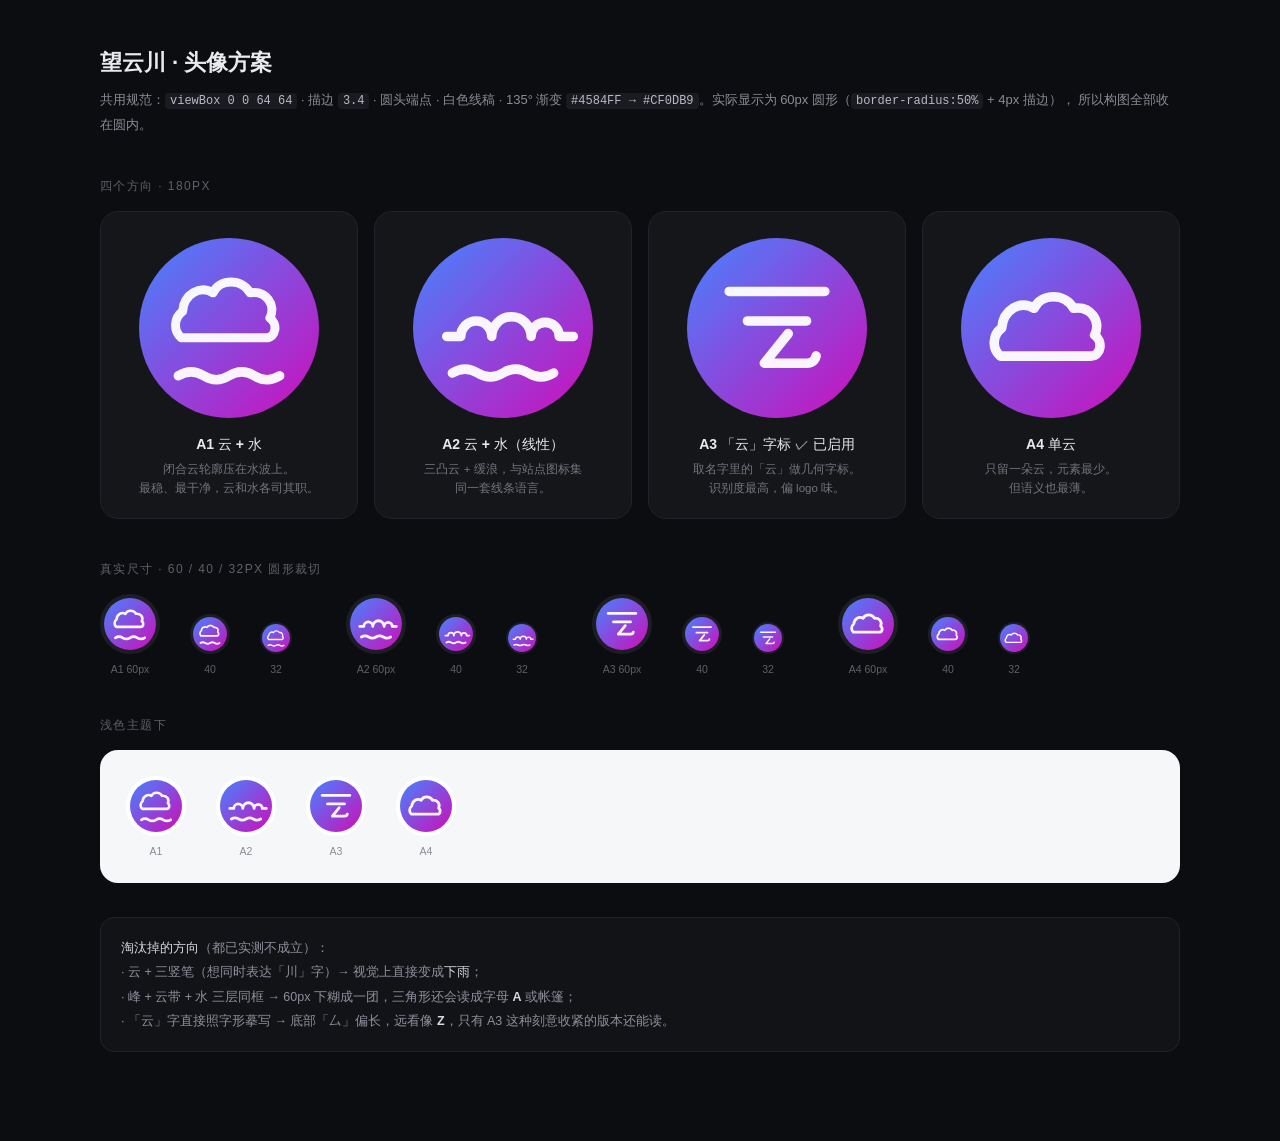
<file: img/avatar/preview.html>
<!DOCTYPE html>
<html lang="zh-CN">
<head>
<meta charset="UTF-8">
<title>望云川 · 头像方案</title>
<style>
  * { box-sizing: border-box; margin: 0; padding: 0; }
  body {
    background: #0c0d10; color: #e9e9ee; padding: 48px 40px 90px;
    font-family: -apple-system, BlinkMacSystemFont, "PingFang SC", "Helvetica Neue", sans-serif;
    -webkit-font-smoothing: antialiased;
  }
  .wrap { max-width: 1080px; margin: 0 auto; }
  h1 { font-size: 22px; font-weight: 600; }
  .sub { margin-top: 10px; font-size: 13px; line-height: 1.8; color: #8b8b96; }
  .sub code { font-family: ui-monospace, Menlo, monospace; font-size: 12px; background: #1a1b20; padding: 1px 5px; border-radius: 4px; color: #b9b9c6; }
  .sec { margin: 42px 0 16px; font-size: 12px; letter-spacing: 1.4px; text-transform: uppercase; color: #5f6068; }

  .grid { display: grid; grid-template-columns: repeat(auto-fill, minmax(240px, 1fr)); gap: 16px; }
  .card { background: #15161a; border: 1px solid #22232a; border-radius: 18px; padding: 26px 22px 20px; text-align: center; }
  .card img { width: 180px; height: 180px; border-radius: 50%; display: block; margin: 0 auto; }
  .card .n { margin-top: 18px; font-size: 14px; font-weight: 550; }
  .card .d { margin-top: 6px; font-size: 11.5px; line-height: 1.65; color: #74747f; }

  .row { display: flex; align-items: flex-end; gap: 30px; flex-wrap: wrap; }
  .it { display: flex; flex-direction: column; align-items: center; gap: 9px; }
  .it span { font-size: 10.5px; color: #5f6068; }
  .av60 { width: 60px; height: 60px; border-radius: 50%; border: 4px solid #1d1e24; }
  .av40 { width: 40px; height: 40px; border-radius: 50%; border: 3px solid #1d1e24; }
  .av32 { width: 32px; height: 32px; border-radius: 50%; border: 2px solid #1d1e24; }

  .lightbox { background: #f6f7f9; border-radius: 18px; padding: 26px; }
  .lightbox .it span { color: #8a8b94; }
  .lightbox .av60 { border-color: #fff; }
  .lightbox .av40, .lightbox .av32 { border-color: #fff; }

  .note { margin-top: 34px; background: #121317; border: 1px solid #22232a; border-radius: 14px; padding: 18px 20px; font-size: 12.5px; line-height: 1.95; color: #8e8f9c; }
  .note b { color: #d8d8e2; font-weight: 550; }
</style>
</head>
<body>
<div class="wrap">
  <h1>望云川 · 头像方案</h1>
  <p class="sub">
    共用规范：<code>viewBox 0 0 64 64</code> · 描边 <code>3.4</code> · 圆头端点 · 白色线稿 · 135° 渐变
    <code>#4584FF → #CF0DB9</code>。实际显示为 60px 圆形（<code>border-radius:50%</code> + 4px 描边），
    所以构图全部收在圆内。
  </p>

  <div class="sec">四个方向 · 180px</div>
  <div class="grid">
    <div class="card">
      <img src="a1-云水.svg" alt="云水">
      <div class="n">A1 云 + 水</div>
      <div class="d">闭合云轮廓压在水波上。<br>最稳、最干净，云和水各司其职。</div>
    </div>
    <div class="card">
      <img src="a2-云线.svg" alt="云线">
      <div class="n">A2 云 + 水（线性）</div>
      <div class="d">三凸云 + 缓浪，与站点图标集<br>同一套线条语言。</div>
    </div>
    <div class="card">
      <img src="a3-云字.svg" alt="云字">
      <div class="n">A3 「云」字标 ✓ 已启用</div>
      <div class="d">取名字里的「云」做几何字标。<br>识别度最高，偏 logo 味。</div>
    </div>
    <div class="card">
      <img src="a4-单云.svg" alt="单云">
      <div class="n">A4 单云</div>
      <div class="d">只留一朵云，元素最少。<br>但语义也最薄。</div>
    </div>
  </div>

  <div class="sec">真实尺寸 · 60 / 40 / 32px 圆形裁切</div>
  <div class="row">
    <div class="it"><img class="av60" src="a1-云水.svg"><span>A1 60px</span></div>
    <div class="it"><img class="av40" src="a1-云水.svg"><span>40</span></div>
    <div class="it"><img class="av32" src="a1-云水.svg"><span>32</span></div>
    <div class="it" style="margin-left:24px"><img class="av60" src="a2-云线.svg"><span>A2 60px</span></div>
    <div class="it"><img class="av40" src="a2-云线.svg"><span>40</span></div>
    <div class="it"><img class="av32" src="a2-云线.svg"><span>32</span></div>
    <div class="it" style="margin-left:24px"><img class="av60" src="a3-云字.svg"><span>A3 60px</span></div>
    <div class="it"><img class="av40" src="a3-云字.svg"><span>40</span></div>
    <div class="it"><img class="av32" src="a3-云字.svg"><span>32</span></div>
    <div class="it" style="margin-left:24px"><img class="av60" src="a4-单云.svg"><span>A4 60px</span></div>
    <div class="it"><img class="av40" src="a4-单云.svg"><span>40</span></div>
    <div class="it"><img class="av32" src="a4-单云.svg"><span>32</span></div>
  </div>

  <div class="sec">浅色主题下</div>
  <div class="lightbox">
    <div class="row">
      <div class="it"><img class="av60" src="a1-云水.svg"><span>A1</span></div>
      <div class="it"><img class="av60" src="a2-云线.svg"><span>A2</span></div>
      <div class="it"><img class="av60" src="a3-云字.svg"><span>A3</span></div>
      <div class="it"><img class="av60" src="a4-单云.svg"><span>A4</span></div>
    </div>
  </div>

  <div class="note">
    <b>淘汰掉的方向</b>（都已实测不成立）：<br>
    · 云 + 三竖笔（想同时表达「川」字）→ 视觉上直接变成<b>下雨</b>；<br>
    · 峰 + 云带 + 水 三层同框 → 60px 下糊成一团，三角形还会读成字母 <b>A</b> 或帐篷；<br>
    · 「云」字直接照字形摹写 → 底部「厶」偏长，远看像 <b>Z</b>，只有 A3 这种刻意收紧的版本还能读。
  </div>
</div>
</body>
</html>
</file>
